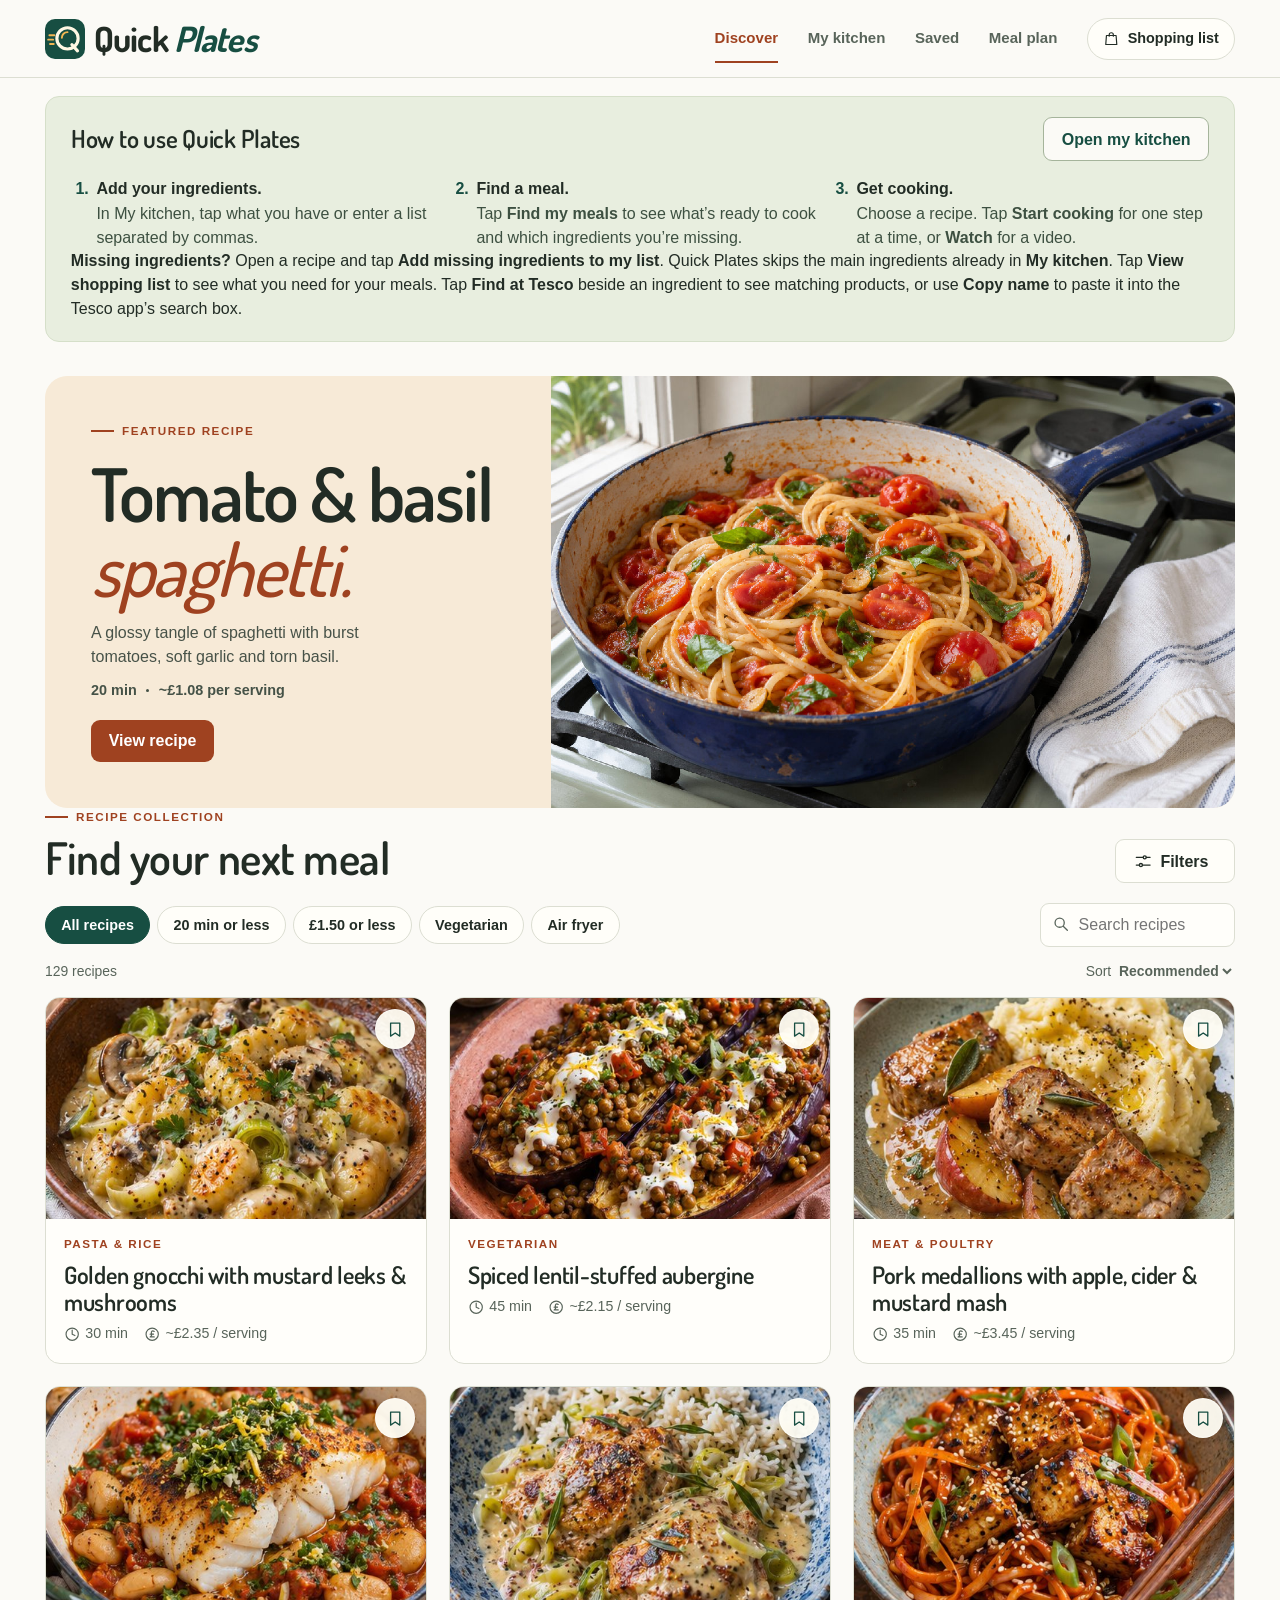
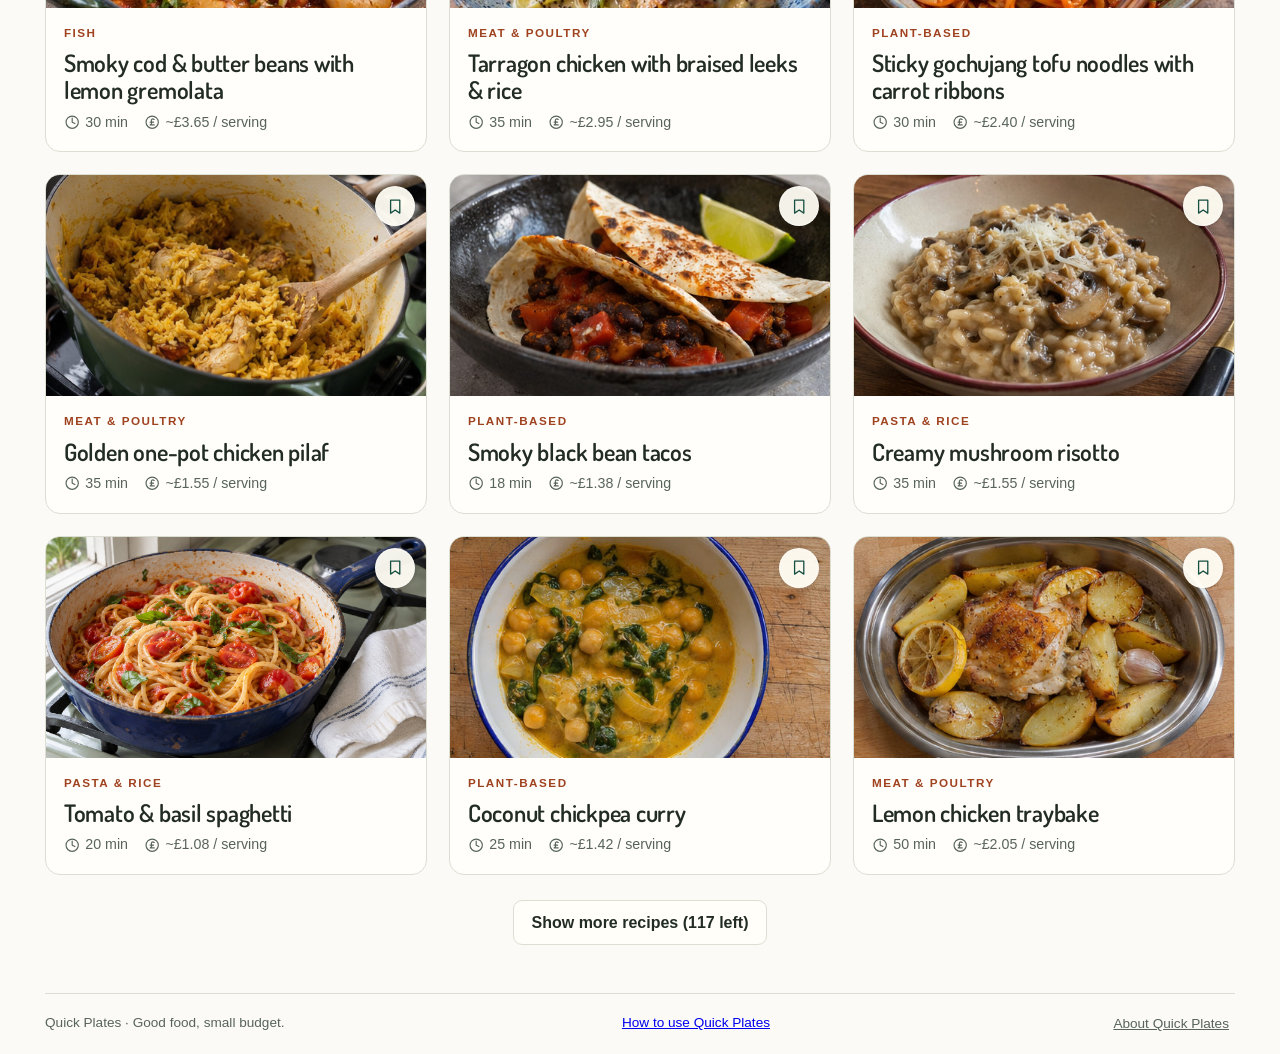
<file: index.html>
<!doctype html>
<html lang="en-GB"><head><meta charset="utf-8"><meta name="viewport" content="width=device-width,initial-scale=1,viewport-fit=cover"><meta name="theme-color" content="#faf9f4"><meta name="description" content="Find dinner in your cupboard. Search Quick Plates recipes, plan a week of meals and shop for just the ingredients you need."><title>Quick Plates · Good food, small budget</title><meta name="apple-mobile-web-app-title" content="Quick Plates"><meta property="og:title" content="Quick Plates"><meta property="og:description" content="Find your next meal with the ingredients already in your kitchen."><meta property="og:type" content="website"><meta property="og:image" content="https://df9cmwp9vt-dotcom.github.io/Grub-Club/quick-plates-share.png"><meta property="og:image:alt" content="Quick Plates — Good food, small budget"><meta name="twitter:card" content="summary_large_image"><link rel="icon" href="icon.svg" type="image/svg+xml"><link rel="manifest" href="manifest.webmanifest"><link rel="apple-touch-icon" href="app-192.png?v=qp1"><link rel="stylesheet" href="styles.css"><script defer src="recipes.js"></script><script defer src="kitchen.js"></script><script defer src="app.js"></script></head>
<body><a class="skip" href="#main">Skip to recipes</a>
<header><div class="wrap mast"><button class="brand" data-nav="discover" aria-label="Quick Plates home"><img src="icon.svg" alt="" width="40" height="40">Quick <span>Plates</span></button><nav id="topnav" aria-label="Main navigation"></nav><button id="bag" class="bag" data-nav="shopping"></button></div></header>
<main id="main" class="wrap" tabindex="-1"><div id="discover">
<section class="quick-guide" aria-labelledby="guide-title">
<div class="guide-heading"><div><h2 id="guide-title">How to use Quick Plates</h2><p id="pantrySummary" hidden></p></div><button class="outline" data-nav="pantry">Open my kitchen</button></div>
<ol class="guide-steps">
<li><strong>Add your ingredients.</strong> In My kitchen, tap what you have or enter a list separated by commas.</li>
<li><strong>Find a meal.</strong> Tap <b>Find my meals</b> to see what’s ready to cook and which ingredients you’re missing.</li>
<li><strong>Get cooking.</strong> Choose a recipe. Tap <b>Start cooking</b> for one step at a time, or <b>Watch</b> for a video.</li>
</ol><p><strong>Missing ingredients?</strong> Open a recipe and tap <b>Add missing ingredients to my list</b>. Quick Plates skips the main ingredients already in <b>My kitchen</b>. Tap <b>View shopping list</b> to see what you need for your meals. Tap <b>Find at Tesco</b> beside an ingredient to see matching products, or use <b>Copy name</b> to paste it into the Tesco app’s search box.</p></section>
<article class="hero"><div class="hero-copy"><div class="eyebrow">Featured recipe</div><h1>Tomato &amp; basil<br><em>spaghetti.</em></h1><p>A glossy tangle of spaghetti with burst tomatoes, soft garlic and torn basil.</p><div class="hero-meta">20 min <i></i> ~£1.08 per serving</div><button class="primary" data-open="101">View recipe</button></div><img class="hero-photo" src="images/101.jpg" alt="Tomato spaghetti with torn fresh basil" fetchpriority="high"></article>
<section id="collection"><div class="section-head"><div><div class="eyebrow">Recipe collection</div><h2>Find your next meal</h2></div><button class="outline" id="filtersBtn"><span data-icon="sliders"></span> Filters <span id="filterN"></span></button></div><div class="browse"><div id="collections" class="scroll-chips"></div><label class="search"><span data-icon="search"></span><input id="recipeQuery" type="search" placeholder="Search recipes" aria-label="Search recipes"></label></div><div class="results-line"><span id="resultCount" role="status"></span><label>Sort <select id="sort" aria-label="Sort order"><option value="best">Recommended</option><option value="cheap">Lowest cost</option><option value="fast">Quickest</option></select></label></div><div id="results" class="grid"></div><button id="more" class="outline more">Show more recipes</button></section></div>
<div id="subpage" hidden></div></main><footer class="wrap"><span>Quick Plates · Good food, small budget.</span><a href="guide.html">How to use Quick Plates</a><button data-about>About Quick Plates</button></footer><nav class="mobile-nav" id="mobileNav" aria-label="Mobile navigation"></nav>
<dialog id="sheet" aria-labelledby="sheetTitle"><div id="sheetInner"></div></dialog><div id="toast" role="status" aria-live="polite"></div><noscript>Enable JavaScript to use Quick Plates’s recipe finder.</noscript></body></html>
</file>
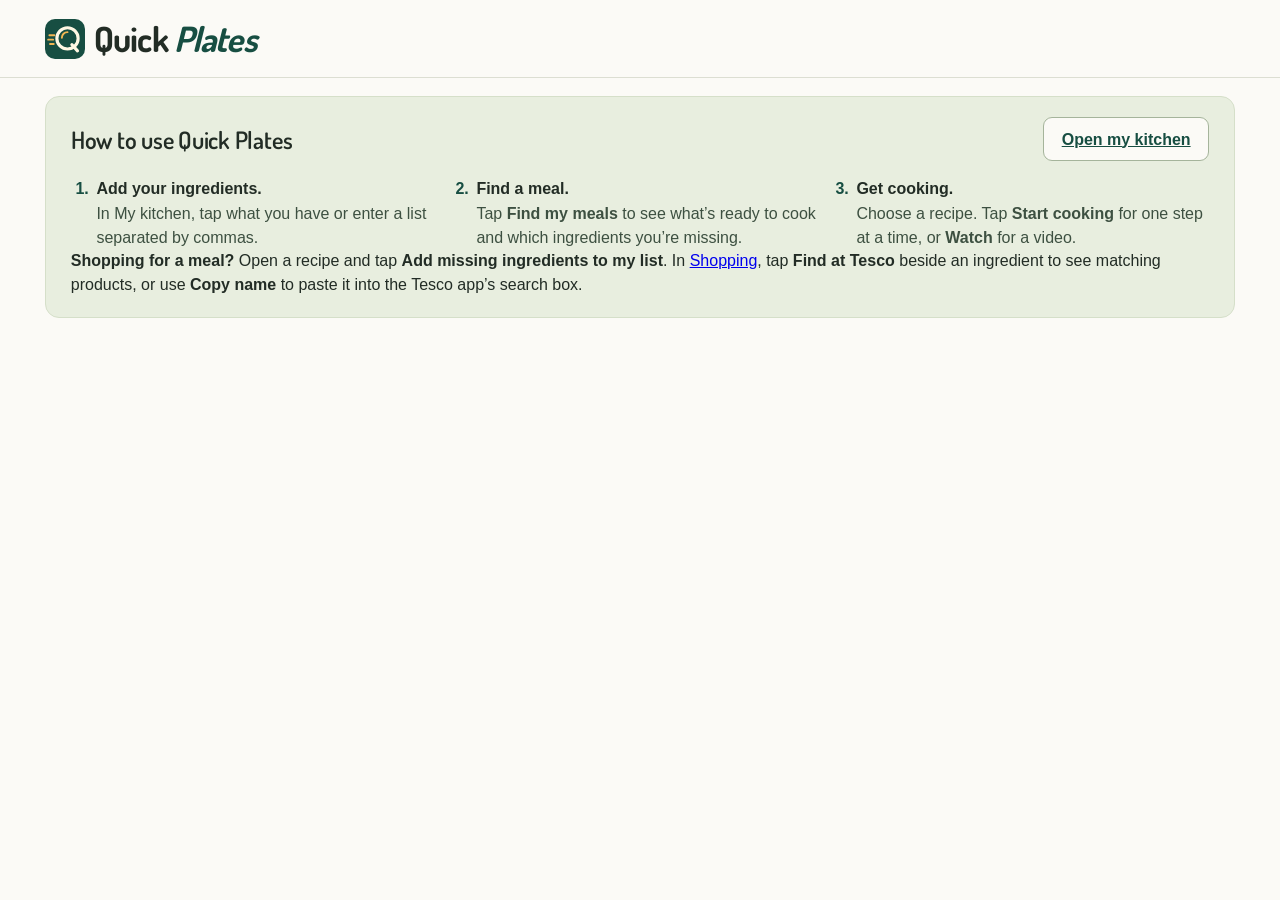
<file: guide.html>
<!doctype html>
<html lang="en-GB"><head><meta charset="utf-8"><meta name="viewport" content="width=device-width,initial-scale=1"><meta name="theme-color" content="#faf9f4"><title>How to use Quick Plates</title><link rel="stylesheet" href="./styles.css"><link rel="icon" href="./icon.svg"></head>
<body><header><div class="wrap mast"><a class="brand" href="./" style="text-decoration:none;color:inherit"><img src="./icon.svg" alt="" width="40" height="40">Quick <span>Plates</span></a></div></header>
<main class="wrap"><section class="quick-guide" aria-labelledby="guide-title">
<div class="guide-heading"><div><h1 id="guide-title">How to use Quick Plates</h1></div><a class="outline" href="./?view=pantry">Open my kitchen</a></div>
<ol class="guide-steps">
<li><strong>Add your ingredients.</strong> In My kitchen, tap what you have or enter a list separated by commas.</li>
<li><strong>Find a meal.</strong> Tap <b>Find my meals</b> to see what’s ready to cook and which ingredients you’re missing.</li>
<li><strong>Get cooking.</strong> Choose a recipe. Tap <b>Start cooking</b> for one step at a time, or <b>Watch</b> for a video.</li>
</ol><p><strong>Shopping for a meal?</strong> Open a recipe and tap <b>Add missing ingredients to my list</b>. In <a href="./?view=shopping">Shopping</a>, tap <b>Find at Tesco</b> beside an ingredient to see matching products, or use <b>Copy name</b> to paste it into the Tesco app’s search box.</p></section></main></body></html>
</file>
<file: styles.css>
@font-face{font-family:Dosis;src:url("fonts/dosis-latin.woff2") format("woff2");font-style:normal;font-weight:200 800;font-display:swap}
:root{--paper:#fbfaf6;--ink:#222c25;--muted:#58645a;--leaf:#174e42;--tomato:#9f4220;--border:#dcded2;--heading:Dosis,"Helvetica Neue",Helvetica,Arial,sans-serif;--body:Helvetica,Arial,sans-serif;background:var(--paper);color:var(--ink);font:100%/1.5 var(--body);-webkit-text-size-adjust:100%}
*{box-sizing:border-box}body{margin:0}button,input,select{font:inherit;color:inherit}button{background:none;border:0;cursor:pointer}button:disabled{opacity:.45;cursor:default}button,a,input,select,summary{touch-action:manipulation}button:focus-visible,a:focus-visible,input:focus-visible,select:focus-visible{outline:3px solid #3d7657;outline-offset:3px}img{display:block;max-width:100%}h1,h2,h3,p{margin:0}h1,h2,h3,.cardname{font-family:var(--heading);line-height:1.13;letter-spacing:-.01em;font-weight:600}main:focus{outline:0}[hidden]{display:none!important}.wrap{width:min(1190px,calc(100% - 72px));margin:auto}.ico{width:1.15em;height:1.15em;display:inline-block;vertical-align:-.2em;flex:none}.skip{position:fixed;left:10px;top:-64px;background:white;z-index:8;padding:10px}.skip:focus{top:6px}
header{border-bottom:1px solid var(--border)}.mast{display:flex;align-items:center;gap:1rem;height:77px}.brand{display:flex;align-items:center;padding:0;font:700 2.17rem/1 var(--heading);letter-spacing:-.025em}.brand img{margin-right:9px}.brand span{margin-left:.18em;color:var(--leaf);font-style:italic}#topnav{display:flex;align-self:stretch;gap:.15rem;margin-left:auto}.navitem{font-size:.94rem;font-weight:650;padding:0 .85rem;color:var(--muted);position:relative}.navitem.active,.navitem:hover{color:var(--tomato)}#topnav .navitem.active:after{content:"";position:absolute;bottom:14px;left:.85rem;right:.85rem;height:2px;background:var(--tomato)}.bag,.outline,.primary,.quiet,.chip,.round{display:inline-flex;align-items:center;justify-content:center;gap:.5rem;line-height:1.2;min-height:42px;font-weight:650}.bag,.outline,.chip,.round{border:1px solid var(--border);background:#fffef9}.bag,.chip{border-radius:24px;padding:.58rem .95rem;font-size:.9rem}.bag.active{border-color:var(--tomato)}.bag b{background:#e6ebdd;padding:.12rem .35rem;border-radius:20px}.mobile-nav{display:none}.primary,.outline,.quiet{padding:.72rem 1.1rem;border-radius:9px}.primary{background:var(--tomato);color:#fff}.primary:hover{background:#872b1d}.outline:hover,.chip:hover,.round:hover{border-color:#97aa91}.quiet{color:var(--leaf);padding-inline:.4rem}.round{border-radius:50%;width:40px;height:40px;min-height:40px;padding:0}
.hero{display:grid;grid-template-columns:.85fr 1.15fr;position:relative;border-radius:22px;background:#f7ead7;overflow:hidden;margin-top:27px;min-height:360px}.hero-copy{padding:clamp(1.75rem,3.6vw,3.4rem);align-self:center}.eyebrow,.kicker{text-transform:uppercase;letter-spacing:.13em;font-size:.73rem;font-weight:780;color:var(--tomato)}.eyebrow{display:flex;align-items:center;gap:.5rem}.eyebrow:before{content:"";width:23px;height:2px;background:currentColor}.hero h1{font-size:clamp(3.5rem,5.75vw,5.7rem);letter-spacing:-.025em;line-height:1.02;margin:1rem 0}.hero em{color:var(--tomato);font-weight:500}.hero-copy p{max-width:34ch;color:#475248;line-height:1.45}.hero-meta{display:flex;align-items:center;gap:.6rem;font-size:.9rem;color:#455247;margin:.75rem 0 1.15rem;font-weight:600}.hero-meta i{width:3px;height:3px;border-radius:50%;background:currentColor}.hero-photo{width:100%;height:100%;max-height:455px;min-height:100%;position:absolute;right:0;top:0;width:57.5%;object-fit:cover}
.pantry-band{margin:18px 0 34px;padding:1.2rem 1.6rem;border-radius:14px;border:1px solid #d5dfc9;background:#e8eedf;display:flex;align-items:center;gap:1rem}.basket-icon,.empty-icon{background:#dce7d0;color:var(--leaf);border-radius:50%;display:grid;place-items:center;width:46px;height:46px;flex:none}.basket-icon svg,.empty-icon svg{width:24px;height:24px}.band-text{flex:1}.pantry-band h2{font-size:1.5rem}.pantry-band p{font-size:.94rem;color:#4e5c4e;margin-top:2px}.pantry-band .outline{background:transparent;border-color:#a5b49b;color:#2d4d34}
.section-head,.results-line,.sheet-head,.between,.serves,.field-head{display:flex;align-items:center;justify-content:space-between;gap:.7rem}.section-head{align-items:flex-end}.section-head h2,.page-head h1{font-size:clamp(2.15rem,3.5vw,3.2rem);margin-top:.45rem}.browse{display:flex;gap:1rem;align-items:center;justify-content:space-between;margin:1.25rem 0 .7rem}.scroll-chips,.chips{display:flex;gap:.45rem;align-items:center}.scroll-chips{overflow:auto;scrollbar-width:none}.scroll-chips::-webkit-scrollbar{display:none}.chips{flex-wrap:wrap}.chip{white-space:nowrap;min-height:38px;font-weight:600}.chip[aria-pressed=true]{border-color:var(--leaf);background:var(--leaf);color:white}.search{display:flex;align-items:center;gap:8px;min-height:41px;padding:0 .7rem;border:1px solid var(--border);border-radius:9px;background:#fffefa;color:var(--muted)}.search input{min-width:0;width:100%;padding:.55rem 0;border:0;background:none;outline:none}.search:focus-within{outline:2px solid var(--leaf)}.browse .search{width:195px;flex:none}.results-line{color:var(--muted);font-size:.87rem;margin:.85rem 0 1rem}.results-line select{background:none;border:0;font-weight:650;max-width:135px}.grid{display:grid;grid-template-columns:repeat(3,minmax(0,1fr));gap:22px}.card{position:relative;border:1px solid var(--border);border-radius:15px;overflow:hidden;background:#fffefa;display:flex}.cardmain{width:100%;padding:0;text-align:left;display:flex;flex-direction:column}.pic{display:block;width:100%;aspect-ratio:1.72;overflow:hidden;background:#e9e7dc}.pic img{width:100%;height:100%;object-fit:cover;transition:transform .3s}.cardmain:hover .pic img{transform:scale(1.025)}.cardcopy{width:100%;display:grid;gap:.5rem;padding:1rem 1.12rem 1.15rem}.cardname{font-size:1.5rem}.cardmain:hover .cardname{color:var(--tomato)}.bookmark{position:absolute;top:11px;right:11px;background:#fffdf4f2;border:1px solid #ffffff88;color:var(--leaf);box-shadow:0 1px 5px #0002}.bookmark[aria-pressed=true] svg{fill:var(--leaf)}.meta{display:flex;align-items:center;flex-wrap:wrap;gap:.3rem 1rem;color:var(--muted);font-size:.89rem}.meta>span{display:inline-flex;align-items:center;gap:5px}.match{border-top:1px solid var(--border);padding-top:.55rem;font-weight:600;font-size:.86rem;color:var(--leaf)}.near{color:#79521b}.more{display:flex;margin:1.6rem auto}.empty{grid-column:1/-1;text-align:center;padding:2rem;border:1px solid var(--border);border-radius:14px;background:#fffefa}.empty-icon{margin:0 auto .7rem}.empty h3{font-size:1.5rem}.empty p{color:var(--muted);margin:.5rem 0 .8rem}
footer{margin-top:3rem!important;padding:1.2rem 0;border-top:1px solid var(--border);display:flex;justify-content:space-between;gap:1rem;color:var(--muted);font-size:.85rem}footer button{text-decoration:underline}.page-head{padding:2rem 0 1.5rem}.page-head p,.panel>p,.fine{color:var(--muted)}.page-head p,.panel>p{margin-top:.5rem}#subpage{min-height:60vh}.pantry-layout{display:grid;grid-template-columns:1fr 1fr;gap:1rem}.panel,.day,.note{background:#fffefa;border:1px solid var(--border);border-radius:14px;padding:1.2rem}.panel h2,.sheetbody h3{font-size:1.52rem}.addform,.actions{display:flex;align-items:center;gap:.55rem;margin:.9rem 0}.addform .search{flex:1}.actions{flex-wrap:wrap}.pantryrow,.shoprow,.ingredient{display:flex;align-items:center;gap:.6rem;padding:.52rem 0;border-bottom:1px solid var(--border)}.pantryrow>span:first-child,.shoprow label,.ingredient>span:first-child{flex:1}.small{font-size:.85rem;padding:.4rem .6rem;min-height:36px}.usefirst[aria-pressed=true]{background:#e0e9d5;color:var(--leaf)}.shoprow label{display:flex;align-items:center;gap:.7rem}.shoprow input{width:20px;height:20px;accent-color:var(--leaf)}.shoprow.done label span{text-decoration:line-through}.qty{display:block;font-size:.86rem;color:var(--muted)}.week{display:grid;grid-template-columns:repeat(auto-fit,minmax(210px,1fr));gap:12px}.day{display:flex;flex-direction:column;gap:.6rem}.day h2{font-size:1.15rem}.day .actions{margin:auto 0 0}.linkbutton{width:fit-content;color:var(--leaf);font:600 1.35rem/1.15 var(--heading);text-align:left;padding:0}.note{background:#e8efdf;border:0;margin:.85rem 0}.fine{font-size:.88rem}
dialog{width:min(610px,calc(100% - 24px));padding:0;max-height:88dvh;overflow:auto;border:1px solid var(--border);border-radius:17px;background:var(--paper);color:var(--ink);box-shadow:0 28px 85px #16241c44}dialog::backdrop{background:#18251ca8}body:has(dialog[open]){overflow:hidden}.sheet-head{padding:.6rem 1rem;background:var(--paper);position:sticky;top:0;z-index:1;border-bottom:1px solid var(--border)}.sheet-head h2{font-size:1.25rem}.sheetbody{padding:1.35rem}.sheetbody h2{font-size:2.1rem;margin:.35rem 0 .7rem}.sheetbody h3{margin:1.1rem 0 .6rem}.sheetbody p{margin:.6rem 0}.detailpic{width:100%;aspect-ratio:2.7;object-fit:cover}.serves{margin-top:1rem}.serves h3{margin:0}.stepper{display:flex;gap:6px;align-items:center;border:1px solid var(--border);border-radius:8px}.stepper button{min-width:36px;min-height:36px}.ingredient small{color:var(--leaf);display:block}.method{padding-left:1.6rem}.method li{padding-left:.25rem;margin:.6rem 0}.method li::marker{color:var(--tomato);font-weight:bold}.fieldgrid{display:grid;grid-template-columns:1fr 1fr;gap:.75rem}.field{display:block;margin:.4rem 0}.field select,.date{width:100%;padding:.55rem;border:1px solid var(--border);border-radius:8px;background:#fffefa;margin-top:.25rem;min-height:42px}.steptext{font:500 clamp(1.45rem,4vw,2.2rem)/1.45 var(--body);margin:1.15rem 0!important}.progress{height:5px;background:#e0e2d7;border-radius:5px;margin:.65rem 0}.progress i{display:block;height:100%;background:var(--leaf);border-radius:5px}.status{color:var(--leaf);min-height:1.4em}.meallink{display:block;text-align:left;width:100%;padding:.65rem 0;border-bottom:1px solid var(--border)}#toast{position:fixed;left:50%;bottom:1.1rem;transform:translateX(-50%);z-index:8;width:max-content;max-width:90vw;background:#294532;color:white;border-radius:9px;padding:.65rem 1rem;display:none}#toast.show{display:block}
@media(max-width:950px){.wrap{width:calc(100% - 40px)}.grid{gap:14px}.navitem{padding-inline:.55rem}.browse{align-items:stretch;flex-direction:column;gap:.65rem}.browse .search{width:min(350px,100%)}.hero{min-height:320px}}
@media(max-width:700px){body{padding-bottom:calc(58px + env(safe-area-inset-bottom))}.wrap{width:calc(100% - 32px)}.mast{height:61px;justify-content:space-between}.brand{font-size:1.85rem}.brand img{width:33px;height:33px}.bag{font-size:.85rem;min-height:38px;padding:.5rem .75rem}#topnav{display:none}.mobile-nav{display:flex;justify-content:space-around;position:fixed;bottom:0;left:0;right:0;z-index:4;background:#fbfaf6fa;border-top:1px solid var(--border);padding:.18rem 0 max(.18rem,env(safe-area-inset-bottom))}.mobile-nav .navitem{min-height:48px;display:flex;flex-direction:column;align-items:center;justify-content:center;gap:.15rem;font-size:.75rem}.mobile-nav .ico{width:20px;height:20px}.hero{grid-template-columns:1.04fr .96fr;min-height:230px;margin-top:15px;border-radius:16px}.hero-photo{width:48%;object-position:54% center}.hero-copy{padding:1.2rem 1rem}.hero h1{font-size:clamp(2.35rem,8.2vw,3.45rem);margin:.65rem 0}.hero-copy p{display:none}.hero .primary{font-size:.9rem}.hero-meta{display:block;font-size:.8rem;margin:.5rem 0 .8rem}.hero-meta i{display:inline-block;vertical-align:middle;margin:0 .2rem}.eyebrow,.kicker{font-size:.68rem}.eyebrow:before{width:16px}.pantry-band{padding:.9rem;gap:.68rem;flex-wrap:wrap;margin:12px 0 24px}.basket-icon{width:37px;height:37px}.pantry-band h2{font-size:1.27rem}.pantry-band p{font-size:.86rem}.pantry-band .outline,.section-head .outline{font-size:.86rem;padding:.55rem .7rem;min-height:38px}.section-head h2{font-size:2rem}.browse{margin-top:1rem}.browse .search{width:100%}.scroll-chips{margin-right:-16px;padding-right:16px}.grid{grid-template-columns:repeat(2,minmax(0,1fr));gap:12px}.pic{aspect-ratio:1.43}.cardcopy{padding:.7rem;gap:.4rem}.cardname{font-size:1.22rem}.meta{font-size:.78rem;gap:.2rem .6rem}.bookmark{width:34px;height:34px;min-height:34px;right:7px;top:7px}.match{font-size:.78rem}.pantry-layout{grid-template-columns:1fr}.page-head{padding:1.5rem 0 1rem}.panel,.day{padding:1rem}.sheetbody{padding:1.05rem}#toast{bottom:calc(68px + env(safe-area-inset-bottom))}}
@media(max-width:430px){.pantry-band{display:grid;grid-template-columns:36px 1fr}.pantry-band .outline{grid-column:2;justify-self:start}.hero-copy{padding:1rem .8rem}.hero h1{font-size:clamp(2.12rem,9.4vw,2.55rem)}.grid{gap:10px}.results-line{font-size:.79rem}.cardname{font-size:1.14rem}.kicker{font-size:.65rem}.fieldgrid{grid-template-columns:1fr}.sheetbody .actions{gap:.4rem}.sheetbody .actions button{font-size:.9rem}.cardcopy{padding:.65rem}}
@media(prefers-reduced-motion:reduce){*{scroll-behavior:auto!important;transition:none!important}}
img.image-offline{object-fit:contain;padding:12%;background:#e6ebdf}.note h3{font-size:1.25rem}.note .chips{margin-top:.65rem}.status:not(:empty){padding:.4rem 1.35rem 1rem}

.method-video{display:flex;align-items:center;gap:.75rem;padding:.8rem 1rem;margin:.65rem 0 1rem;border:1px solid #cad8c5;border-radius:10px;background:#eff4e9;color:var(--leaf);text-decoration:none}.method-video:hover strong{text-decoration:underline}.method-video:focus-visible{outline:3px solid var(--leaf);outline-offset:3px}.method-video strong,.method-video small{display:block}.method-video small{font-size:.81rem;color:#4d6052;margin-top:.15rem}.video-play{flex:none;display:grid;place-items:center;width:2rem;height:2rem;border-radius:50%;background:var(--leaf);color:white;font-size:.75rem}

.quick-guide{padding:1.25rem 1.55rem;margin:18px 0 34px;border:1px solid #d5dfc9;border-radius:14px;background:#e8eedf}
.guide-heading{display:flex;align-items:center;justify-content:space-between;gap:.75rem}
.guide-heading h2{font-size:1.55rem}.guide-heading p{font-size:.9rem;color:var(--muted);margin-top:.25rem}
.quick-guide .outline{background:var(--paper);border-color:#a5b49b;color:var(--leaf)}
.guide-steps{display:grid;grid-template-columns:repeat(3,minmax(0,1fr));gap:1.5rem;margin:1rem 0 0;padding-left:1.4rem}
.guide-steps li{padding-left:.2rem;color:#3d5041;font-size:1rem;line-height:1.45}.guide-steps li::marker{color:var(--leaf);font-weight:750}
.guide-steps strong{display:block;color:var(--ink);margin-bottom:.12rem}
@media(max-width:700px){.quick-guide{padding:1rem;margin:12px 0 24px;display:grid;gap:.85rem}.guide-heading{display:contents}.guide-heading h2{font-size:1.4rem}.guide-heading .outline{grid-row:3;justify-self:start}.guide-steps{grid-row:2;grid-template-columns:1fr;gap:.7rem;margin:0}.guide-steps strong{display:inline}}

.supermarket{margin-top:1rem}
.supermarket .actions{align-items:flex-end}
.supermarket .actions small{display:block;max-width:24ch;margin-bottom:.4rem}
.supermarket a.outline{display:inline-flex;text-decoration:none}

.item-tools{display:flex;align-items:center;gap:.5rem}.item-tools a{color:var(--leaf)}
@media(max-width:600px){.shoprow{flex-wrap:wrap}.shoprow .item-tools{order:1;width:100%;padding-left:2rem}.item-tools a,.item-tools button{display:inline-flex;align-items:center;min-height:44px}}
</file>
